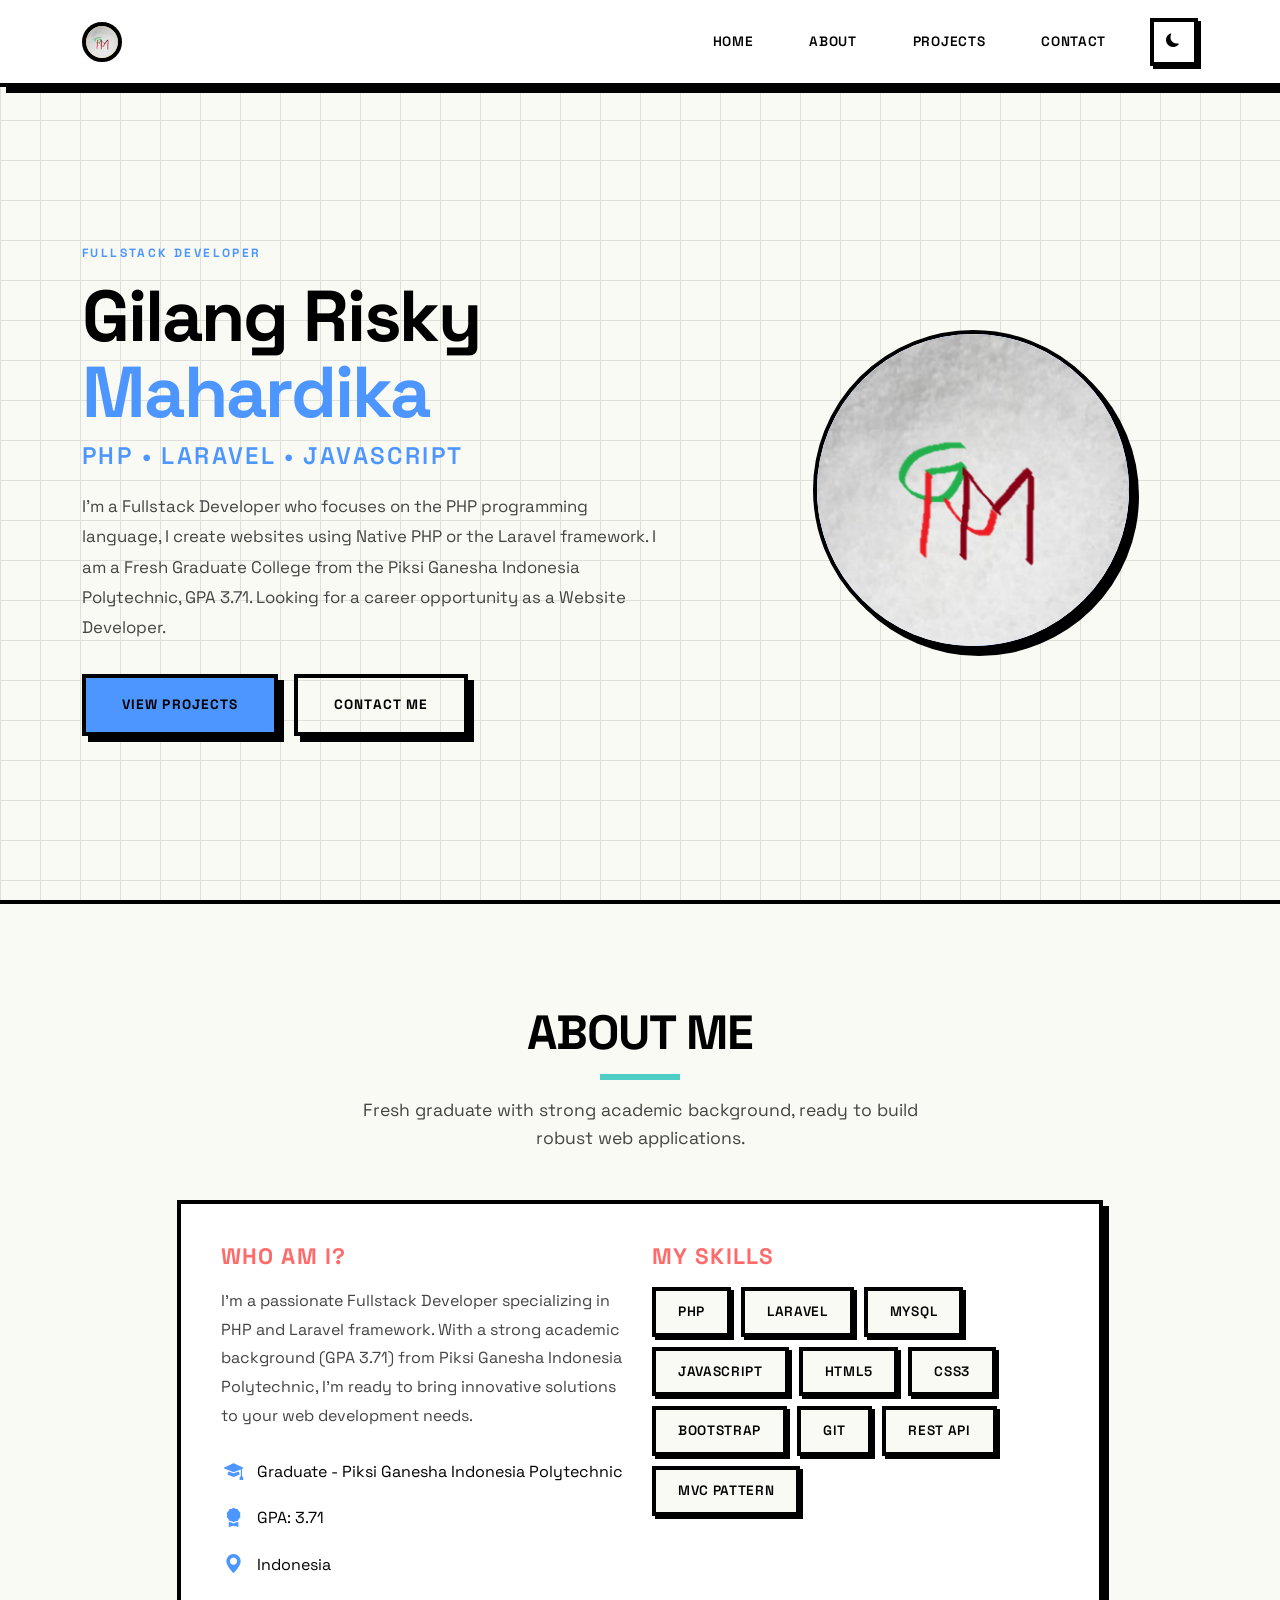
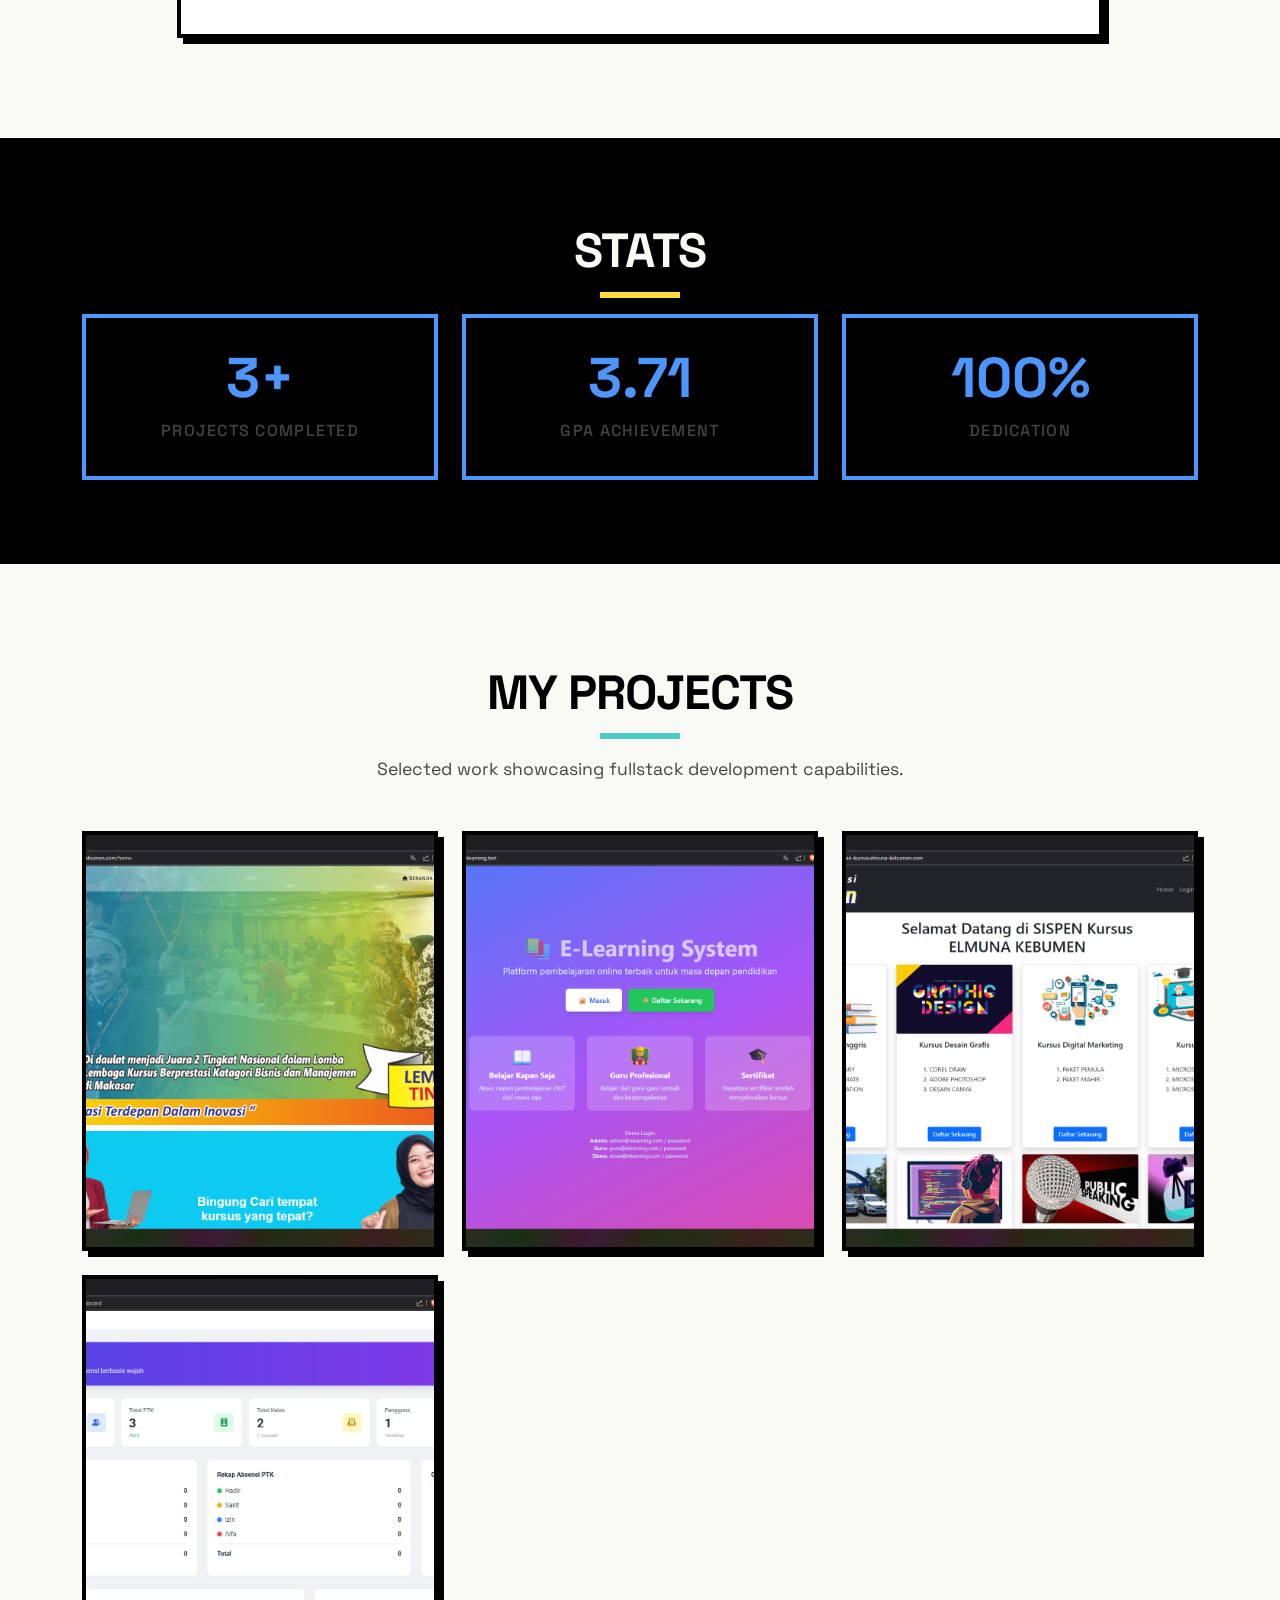
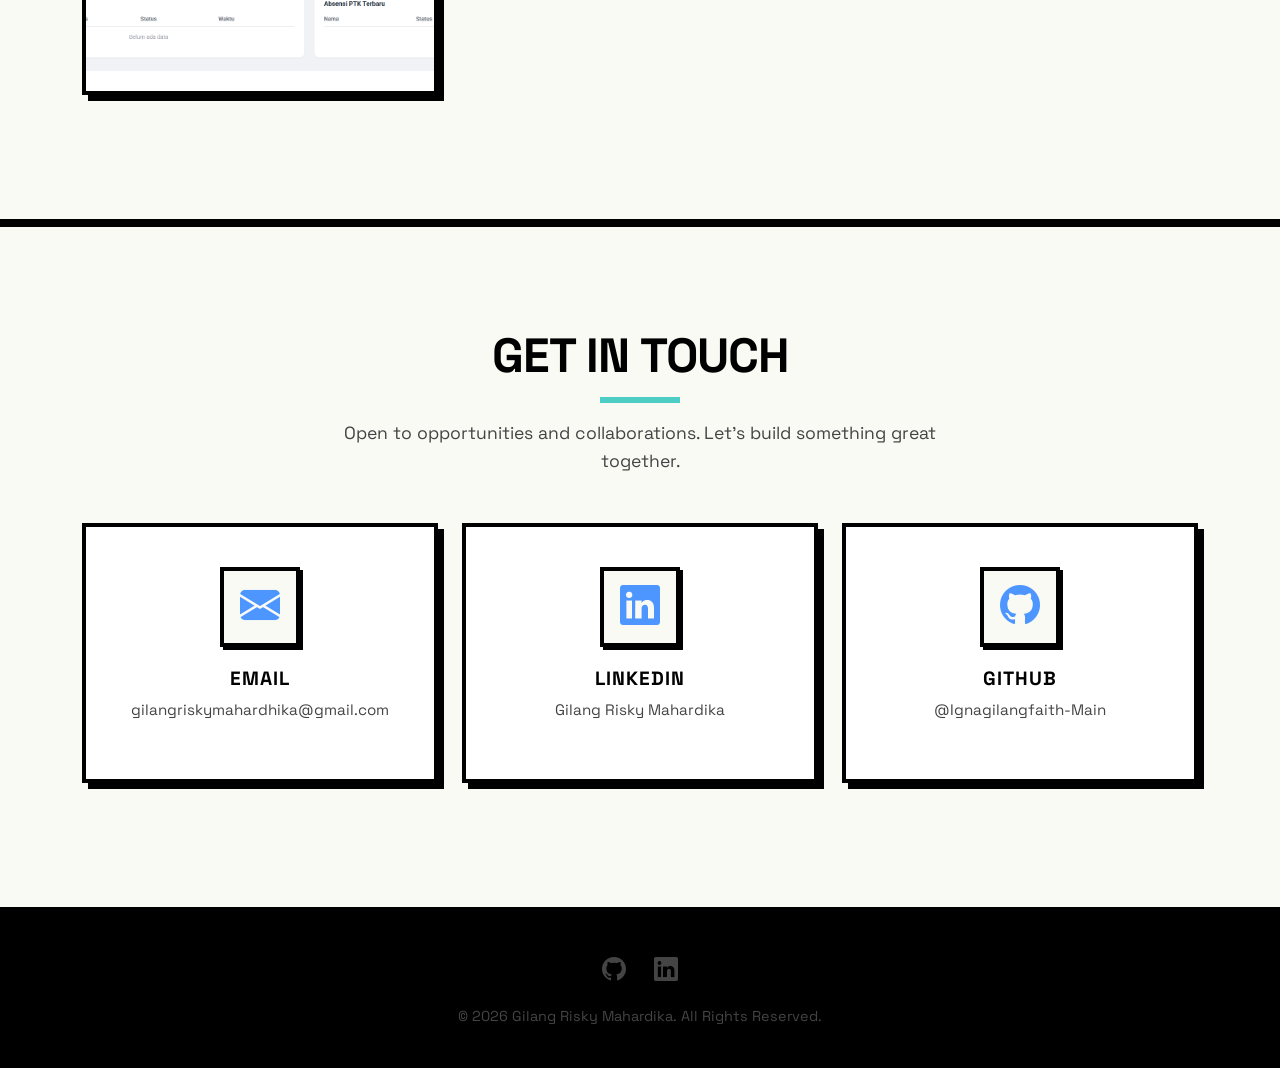
<file: index.html>
<!DOCTYPE html>
<html lang="id">

<head>
  <meta charset="UTF-8" />
  <meta name="viewport" content="width=device-width, initial-scale=1.0" />
  <title>Gilang Risky Mahardika | Fullstack Developer</title>
  <link rel="shortcut icon" href="img/logo/logo.png" type="image/x-icon" />
  <!-- Bootstrap 5.3.3 CSS -->
  <link href="https://cdn.jsdelivr.net/npm/bootstrap@5.3.3/dist/css/bootstrap.min.css" rel="stylesheet" />
  <!-- Bootstrap Icons -->
  <link rel="stylesheet" href="https://cdn.jsdelivr.net/npm/bootstrap-icons@1.11.1/font/bootstrap-icons.css" />
  <!-- Custom CSS -->
  <link rel="stylesheet" href="style.css" />
</head>

<body>
  <!-- Navbar -->
  <nav class="navbar navbar-expand-lg fixed-top">
    <div class="container">
      <!-- rubah meng "/" nek lokal -->
      <!-- <a class="navbar-brand" href="/">
        <img src="img/logo/logo.png" alt="Logo" height="40" />
      </a> -->
      <a class="navbar-brand" href="https://ignagilangfaith-main.github.io/portofolio-neubrutalism/">
        <img src="img/logo/logo.png" alt="Logo" height="40" />
      </a>
      <button class="navbar-toggler" type="button" data-bs-toggle="collapse" data-bs-target="#navbarNav">
        <span class="navbar-toggler-icon"></span>
      </button>
      <div class="collapse navbar-collapse" id="navbarNav">
        <ul class="navbar-nav ms-auto">
          <li class="nav-item">
            <a class="nav-link" href="#home">Home</a>
          </li>
          <li class="nav-item">
            <a class="nav-link" href="#about">About</a>
          </li>
          <li class="nav-item">
            <a class="nav-link" href="#projects">Projects</a>
          </li>
          <li class="nav-item">
            <a class="nav-link" href="#contact">Contact</a>
          </li>
        </ul>
        <!-- Theme Toggle -->
        <button id="theme-toggle" class="btn-brutal theme-toggle-btn" aria-label="Toggle theme">
          <i class="bi bi-moon-fill"></i>
        </button>
      </div>
    </div>
  </nav>

  <!-- Hero Section -->
  <section class="hero-section" id="home">
    <div class="container">
      <div class="row align-items-center">
        <div class="col-lg-7 hero-content">
          <p class="text-uppercase mb-3"
            style="color: var(--accent); letter-spacing: 0.2em; font-size: 0.75rem; font-weight: 700; font-family: 'Space Grotesk', sans-serif;">
            Fullstack Developer
          </p>
          <h1 class="hero-title">Gilang Risky <span>Mahardika</span></h1>
          <h2 class="hero-subtitle">PHP • Laravel • JavaScript</h2>
          <p class="hero-description">
            I'm a Fullstack Developer who focuses on the PHP programming
            language, I create websites using Native PHP or the Laravel
            framework. I am a Fresh Graduate College from the Piksi Ganesha
            Indonesia Polytechnic, GPA 3.71. Looking for a career opportunity
            as a Website Developer.
          </p>
          <div class="hero-buttons">
            <a href="#projects" class="btn-brutal btn-primary-brutal">View Projects</a>
            <a href="#contact" class="btn-brutal btn-outline-brutal">Contact Me</a>
          </div>
        </div>
        <div class="col-lg-5 text-center mt-5 mt-lg-0">
          <div class="profile-image-wrapper">
            <div class="profile-frame">
              <div class="profile-image">
                <img src="img/logo/logo.png" alt="Gilang Risky Mahardika" class="profile-logo" />
              </div>
            </div>
          </div>
        </div>
      </div>
    </div>
  </section>

  <!-- About Section -->
  <section class="about-section" id="about">
    <div class="container">
      <h2 class="section-title">About Me</h2>
      <p class="section-subtitle">Fresh graduate with strong academic background, ready to build robust web
        applications.</p>
      <div class="row justify-content-center">
        <div class="col-lg-10">
          <div class="about-card">
            <div class="row">
              <div class="col-md-6 mb-4 mb-md-0">
                <h3>Who am I?</h3>
                <p>
                  I'm a passionate Fullstack Developer specializing in PHP and
                  Laravel framework. With a strong academic background (GPA
                  3.71) from Piksi Ganesha Indonesia Polytechnic, I'm ready to
                  bring innovative solutions to your web development needs.
                </p>
                <div class="about-info mt-4">
                  <p>
                    <i class="bi bi-mortarboard-fill"></i>
                    Graduate - Piksi Ganesha Indonesia Polytechnic
                  </p>
                  <p>
                    <i class="bi bi-award-fill"></i>
                    GPA: 3.71
                  </p>
                  <p>
                    <i class="bi bi-geo-alt-fill"></i>
                    Indonesia
                  </p>
                </div>
              </div>
              <div class="col-md-6">
                <h3>My Skills</h3>
                <div class="skills-wrapper">
                  <span class="skill-badge">PHP</span>
                  <span class="skill-badge">Laravel</span>
                  <span class="skill-badge">MySQL</span>
                  <span class="skill-badge">JavaScript</span>
                  <span class="skill-badge">HTML5</span>
                  <span class="skill-badge">CSS3</span>
                  <span class="skill-badge">Bootstrap</span>
                  <span class="skill-badge">Git</span>
                  <span class="skill-badge">REST API</span>
                  <span class="skill-badge">MVC Pattern</span>
                </div>
              </div>
            </div>
          </div>
        </div>
      </div>
    </div>
  </section>

  <!-- Stats Section -->
  <section class="stats-section">
    <div class="container">
      <h2 class="section-title">Stats</h2>
      <div class="row">
        <div class="col-md-4">
          <div class="stat-item">
            <div class="stat-number">3+</div>
            <div class="stat-label">Projects Completed</div>
          </div>
        </div>
        <div class="col-md-4">
          <div class="stat-item">
            <div class="stat-number">3.71</div>
            <div class="stat-label">GPA Achievement</div>
          </div>
        </div>
        <div class="col-md-4">
          <div class="stat-item">
            <div class="stat-number">100%</div>
            <div class="stat-label">Dedication</div>
          </div>
        </div>
      </div>
    </div>
  </section>

  <!-- Projects Section -->
  <section class="projects-section" id="projects">
    <div class="container">
      <h2 class="section-title">My Projects</h2>
      <p class="section-subtitle">Selected work showcasing fullstack development capabilities.</p>
      <div class="row">
        <!-- Project 1 -->
        <div class="col-lg-4 col-md-6 mb-4">
          <div class="project-card">
            <div class="project-frame">
              <img src="img/project/blog-elmuna.png" alt="Blog Elmuna" class="project-image" />
              <div class="project-content">
                <h4 class="project-title">Blog Elmuna</h4>
                <p class="project-desc">
                  Website blog untuk berbagi informasi dan artikel
                </p>
              </div>
            </div>
          </div>
        </div>
        <!-- Project 2 -->
        <div class="col-lg-4 col-md-6 mb-4">
          <div class="project-card">
            <div class="project-frame">
              <img src="img/project/e-learning.png" alt="E-Learning" class="project-image" />
              <div class="project-content">
                <h4 class="project-title">E-Learning Platform</h4>
                <p class="project-desc">
                  Platform pembelajaran online berbasis web
                </p>
              </div>
            </div>
          </div>
        </div>
        <!-- Project 3 -->
        <div class="col-lg-4 col-md-6 mb-4">
          <div class="project-card">
            <div class="project-frame">
              <img src="img/project/sistem-pendaftaran-elmuna.png" alt="Sistem Pendaftaran Elmuna"
                class="project-image" />
              <div class="project-content">
                <h4 class="project-title">Sistem Pendaftaran Elmuna</h4>
                <p class="project-desc">
                  Sistem pendaftaran siswa baru secara online
                </p>
              </div>
            </div>
          </div>
        </div>
        <!-- Project 4 -->
        <div class="col-lg-4 col-md-6 mb-4">
          <div class="project-card">
            <div class="project-frame">
              <img src="img/project/sistem-absensi-berbasis-wajah.png" alt="Sistem Absensi Berbasis Wajah"
                class="project-image" />
              <div class="project-content">
                <h4 class="project-title">Sistem Absensi Berbasis Wajah</h4>
                <p class="project-desc">
                  Sistem absensi menggunakan pengenalan wajah
                </p>
              </div>
            </div>
          </div>
        </div>
      </div>
    </div>
  </section>

  <!-- Contact Section -->
  <section class="contact-section" id="contact">
    <div class="container">
      <h2 class="section-title">Get In Touch</h2>
      <p class="section-subtitle">Open to opportunities and collaborations. Let's build something great together.</p>
      <div class="row justify-content-center">
        <div class="col-lg-4 col-md-6 mb-4">
          <a href="mailto:gilangriskymahardhika@gmail.com" class="contact-card">
            <div class="contact-frame">
              <div class="contact-icon">
                <i class="bi bi-envelope-fill"></i>
              </div>
              <h4 class="contact-title">Email</h4>
              <p class="contact-info">gilangriskymahardhika@gmail.com</p>
            </div>
          </a>
        </div>
        <div class="col-lg-4 col-md-6 mb-4">
          <a href="https://www.linkedin.com/in/gilang-risky-mahardika" target="_blank" class="contact-card">
            <div class="contact-frame">
              <div class="contact-icon">
                <i class="bi bi-linkedin"></i>
              </div>
              <h4 class="contact-title">LinkedIn</h4>
              <p class="contact-info">Gilang Risky Mahardika</p>
            </div>
          </a>
        </div>
        <div class="col-lg-4 col-md-6 mb-4">
          <a href="https://github.com/IgnaGilangFaith-Main" target="_blank" class="contact-card">
            <div class="contact-frame">
              <div class="contact-icon">
                <i class="bi bi-github"></i>
              </div>
              <h4 class="contact-title">GitHub</h4>
              <p class="contact-info">@Ignagilangfaith-Main</p>
            </div>
          </a>
        </div>
      </div>
    </div>
  </section>

  <!-- Footer -->
  <footer class="footer">
    <div class="container">
      <div class="footer-content">
        <div class="social-links">
          <a href="https://github.com/IgnaGilangFaith-Main"><i class="bi bi-github"></i></a>
          <a href="https://www.linkedin.com/in/gilang-risky-mahardika"><i class="bi bi-linkedin"></i></a>
        </div>
        <p class="footer-text">
          &copy; 2026 Gilang Risky Mahardika. All Rights Reserved.
        </p>
      </div>
    </div>
  </footer>

  <!-- Theme Toggle Script -->
  <script>
    (function () {
      const html = document.documentElement;
      const toggleBtn = document.getElementById('theme-toggle');
      const icon = toggleBtn.querySelector('i');

      function getPreferredTheme() {
        const saved = localStorage.getItem('theme');
        if (saved) return saved;
        return window.matchMedia('(prefers-color-scheme: dark)').matches ? 'dark' : 'light';
      }

      function setTheme(theme) {
        if (theme === 'dark') {
          html.setAttribute('data-theme', 'dark');
          icon.className = 'bi bi-sun-fill';
        } else {
          html.removeAttribute('data-theme');
          icon.className = 'bi bi-moon-fill';
        }
        localStorage.setItem('theme', theme);
      }

      // Apply saved/preferred theme on load
      setTheme(getPreferredTheme());

      // Toggle on click
      toggleBtn.addEventListener('click', function () {
        const current = html.hasAttribute('data-theme') ? 'dark' : 'light';
        setTheme(current === 'dark' ? 'light' : 'dark');
      });
    })();
  </script>

  <!-- Bootstrap 5.3.3 JS -->
  <script src="https://cdn.jsdelivr.net/npm/bootstrap@5.3.3/dist/js/bootstrap.bundle.min.js"></script>
</body>

</html>
</file>
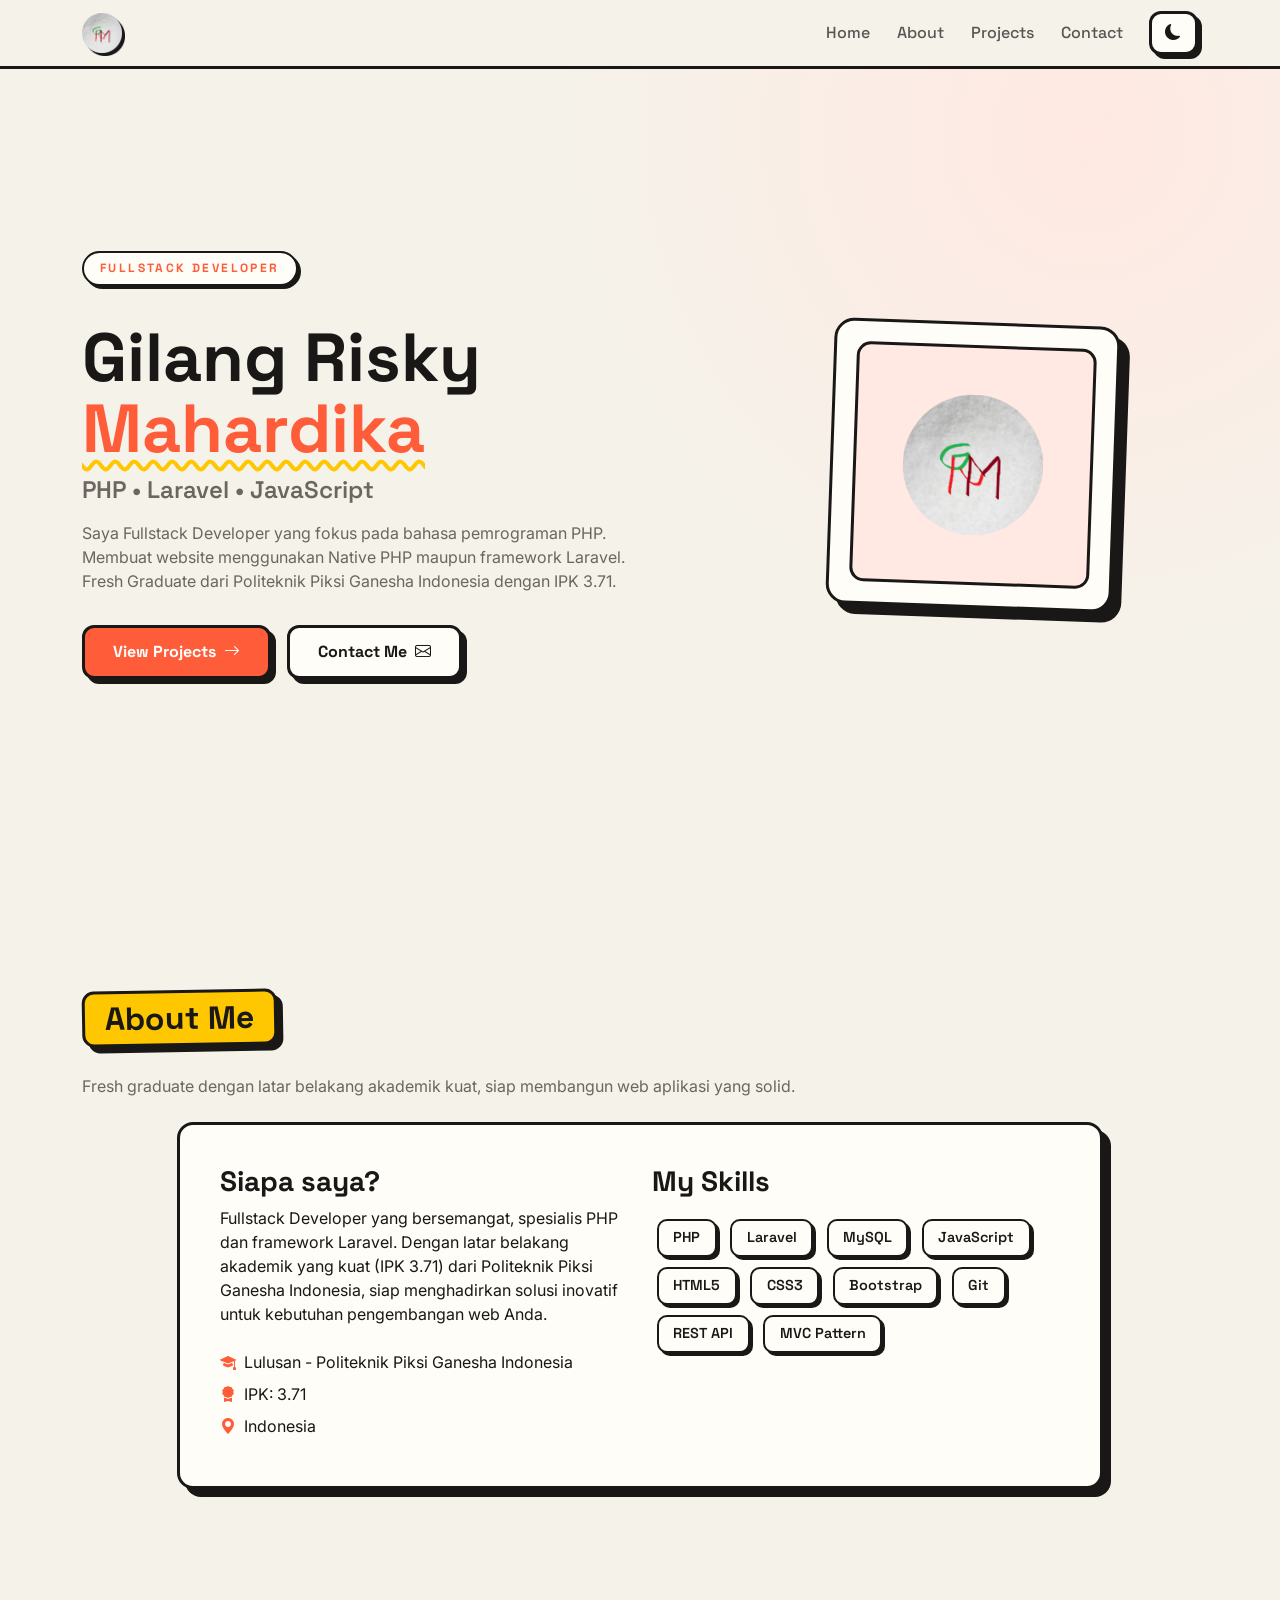
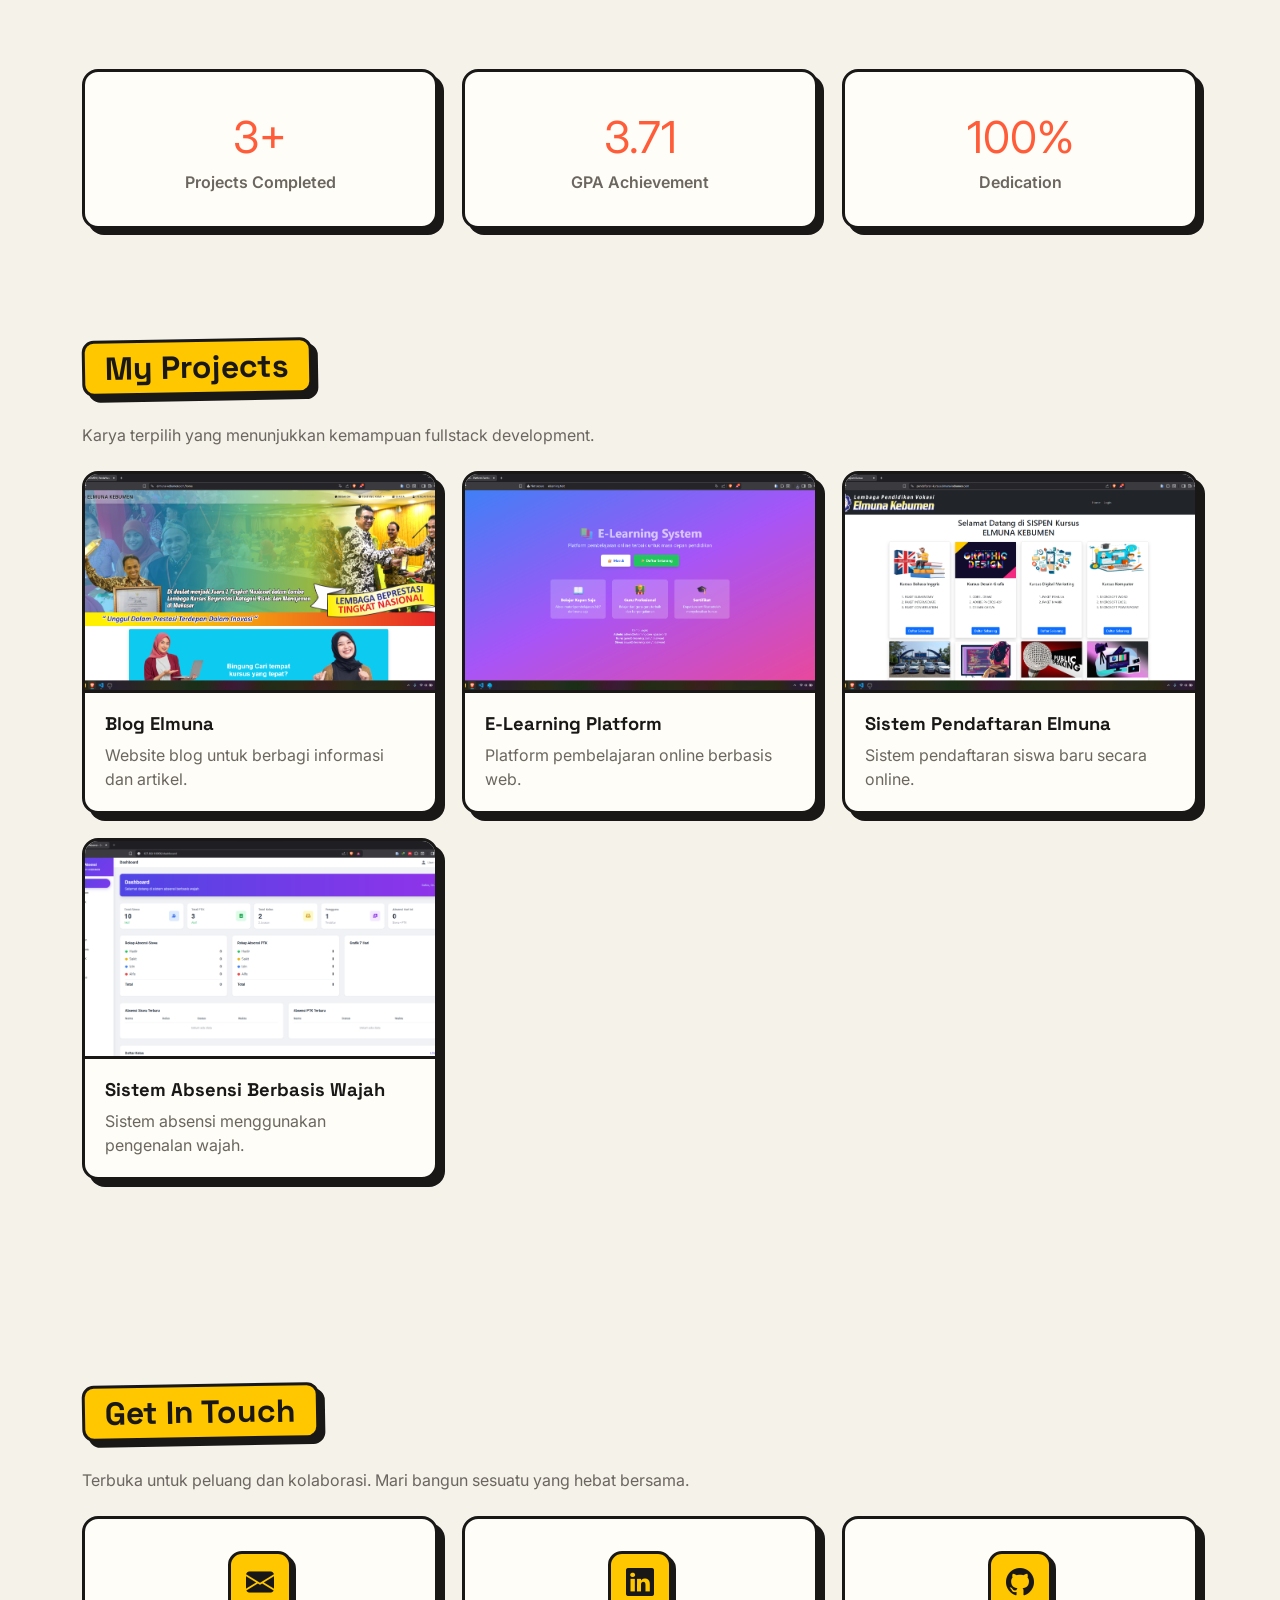
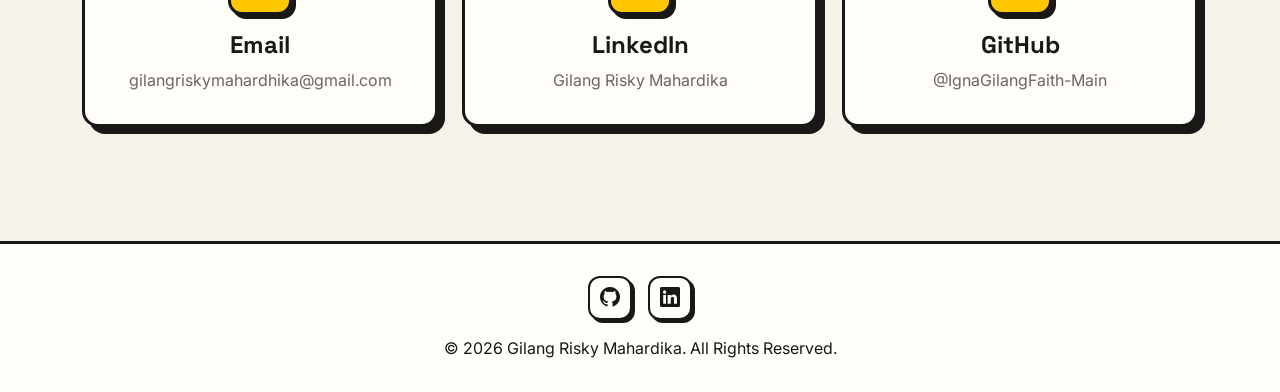
<file: index7.html>
<!DOCTYPE html>
<html lang="id">

<head>
  <meta charset="UTF-8" />
  <meta name="viewport" content="width=device-width, initial-scale=1.0" />
  <title>Gilang Risky Mahardika | Fullstack Developer</title>
  <link rel="shortcut icon" href="img/logo/logo.png" type="image/x-icon" />
  <!-- Bootstrap 5.3.3 CSS -->
  <link href="https://cdn.jsdelivr.net/npm/bootstrap@5.3.3/dist/css/bootstrap.min.css" rel="stylesheet" />
  <!-- Bootstrap Icons -->
  <link rel="stylesheet" href="https://cdn.jsdelivr.net/npm/bootstrap-icons@1.11.1/font/bootstrap-icons.css" />
  <!-- Google Fonts -->
  <link rel="preconnect" href="https://fonts.googleapis.com" />
  <link rel="preconnect" href="https://fonts.gstatic.com" crossorigin />
  <link
    href="https://fonts.googleapis.com/css2?family=Space+Grotesk:wght@400;500;600;700&family=Inter:wght@400;500;600;700&display=swap"
    rel="stylesheet" />

  <style>
    :root {
      --bg: #f5f2ea;
      --surface: #fffdf7;
      --text: #191817;
      --muted: #6b6660;
      --border: #191817;
      --accent: #ff5d3a;
      --accent-2: #ffc700;
      --accent-soft: #ffe9e2;
      --shadow-color: rgba(25, 24, 23, 1);
    }

    [data-theme="dark"] {
      --bg: #14131a;
      --surface: #1e1c26;
      --text: #f1eee6;
      --muted: #a49e96;
      --border: #f1eee6;
      --accent: #ff6b47;
      --accent-2: #ffd43b;
      --accent-soft: #33241f;
      --shadow-color: rgba(241, 238, 230, 0.9);
    }

    html {
      scroll-behavior: smooth;
    }

    body {
      font-family: 'Inter', system-ui, sans-serif;
      background: var(--bg);
      color: var(--text);
      transition: background 0.3s ease, color 0.3s ease;
    }

    ::selection {
      background: var(--accent-2);
      color: var(--text);
    }

    h1,
    h2,
    h3,
    h4 {
      font-family: 'Space Grotesk', sans-serif;
      font-weight: 700;
    }

    /* ===== Neo-brutalist primitives ===== */
    .btn-brutal {
      display: inline-flex;
      align-items: center;
      gap: 0.5rem;
      padding: 0.75rem 1.75rem;
      font-family: 'Space Grotesk', sans-serif;
      font-weight: 700;
      color: var(--text);
      background: var(--surface);
      border: 3px solid var(--border);
      border-radius: 12px;
      box-shadow: 5px 5px 0 var(--shadow-color);
      text-decoration: none;
      transition: transform 0.15s ease, box-shadow 0.15s ease, background 0.15s ease;
    }

    .btn-brutal:hover {
      transform: translate(-2px, -2px);
      box-shadow: 7px 7px 0 var(--shadow-color);
      color: var(--text);
    }

    .btn-brutal:active {
      transform: translate(3px, 3px);
      box-shadow: 2px 2px 0 var(--shadow-color);
    }

    .btn-primary-brutal {
      background: var(--accent);
      color: #fff;
    }

    .btn-primary-brutal:hover {
      color: #fff;
    }

    .btn-outline-brutal:hover {
      background: var(--accent-soft);
    }

    /* ===== Navbar ===== */
    .navbar {
      background: var(--bg);
      border-bottom: 3px solid var(--border);
    }

    .navbar-brand img {
      filter: drop-shadow(3px 3px 0 var(--shadow-color));
    }

    .nav-link {
      font-family: 'Space Grotesk', sans-serif;
      font-weight: 500;
      margin: 0 0.35rem;
      position: relative;
    }

    .nav-link::after {
      content: '';
      position: absolute;
      left: 0.35rem;
      right: 0.35rem;
      bottom: 4px;
      height: 3px;
      background: var(--accent);
      transform: scaleX(0);
      transform-origin: left;
      transition: transform 0.2s ease;
    }

    .nav-link:hover::after {
      transform: scaleX(1) rotate(-1deg);
    }

    .theme-toggle-btn {
      padding: 0.45rem 0.85rem;
      margin-left: 0.75rem;
      box-shadow: 4px 4px 0 var(--shadow-color);
    }

    /* ===== Sections ===== */
    section {
      padding: 90px 0;
    }

    .section-title {
      display: inline-block;
      background: var(--accent-2);
      border: 3px solid var(--border);
      border-radius: 12px;
      box-shadow: 6px 6px 0 var(--shadow-color);
      padding: 0.35rem 1.25rem;
      transform: rotate(-1deg);
    }

    .section-subtitle {
      color: var(--muted);
      margin-top: 1.25rem;
    }

    /* ===== Hero ===== */
    .hero-section {
      min-height: 100vh;
      display: flex;
      align-items: center;
      padding-top: 120px;
      background:
        radial-gradient(circle at 85% 15%, var(--accent-soft), transparent 40%),
        var(--bg);
      overflow: hidden;
      position: relative;
    }

    .eyebrow {
      display: inline-block;
      text-transform: uppercase;
      letter-spacing: 0.2em;
      font-size: 0.75rem;
      font-weight: 700;
      font-family: 'Space Grotesk', sans-serif;
      color: var(--accent);
      border: 2px solid var(--border);
      border-radius: 999px;
      padding: 0.4rem 1rem;
      background: var(--surface);
      box-shadow: 3px 3px 0 var(--shadow-color);
    }

    .hero-title {
      font-size: clamp(2.5rem, 6vw, 4.25rem);
      line-height: 1.05;
      margin: 1.25rem 0 0.75rem;
    }

    .hero-title span {
      color: var(--accent);
      text-decoration: underline wavy var(--accent-2) 4px;
      text-underline-offset: 8px;
    }

    .hero-subtitle {
      font-family: 'Space Grotesk', sans-serif;
      font-size: clamp(1.1rem, 2.5vw, 1.5rem);
      font-weight: 600;
      color: var(--muted);
    }

    .hero-description {
      max-width: 34rem;
      color: var(--muted);
      margin-top: 1rem;
    }

    .hero-buttons {
      display: flex;
      flex-wrap: wrap;
      gap: 1rem;
      margin-top: 2rem;
    }

    .profile-frame {
      display: inline-block;
      padding: 1.25rem;
      background: var(--surface);
      border: 3px solid var(--border);
      border-radius: 20px;
      box-shadow: 10px 10px 0 var(--shadow-color);
      transform: rotate(2deg);
      transition: transform 0.25s ease;
    }

    .profile-frame:hover {
      transform: rotate(0deg) scale(1.02);
    }

    .profile-image {
      width: 240px;
      height: 240px;
      display: grid;
      place-items: center;
      background: var(--accent-soft);
      border: 3px solid var(--border);
      border-radius: 14px;
    }

    .profile-logo {
      width: 140px;
      height: auto;
    }

    .hero-deco {
      position: absolute;
      width: 220px;
      height: 220px;
      background: var(--accent-2);
      border: 3px solid var(--border);
      border-radius: 50%;
      left: -80px;
      bottom: 10%;
      z-index: -1;
    }

    /* ===== About ===== */
    .about-card {
      background: var(--surface);
      border: 3px solid var(--border);
      border-radius: 16px;
      box-shadow: 8px 8px 0 var(--shadow-color);
      padding: 2.5rem;
    }

    .about-info p {
      margin-bottom: 0.5rem;
    }

    .about-info i {
      color: var(--accent);
      margin-right: 0.5rem;
    }

    .skill-badge {
      display: inline-block;
      font-family: 'Space Grotesk', sans-serif;
      font-weight: 600;
      font-size: 0.9rem;
      background: var(--surface);
      border: 2px solid var(--border);
      border-radius: 10px;
      box-shadow: 3px 3px 0 var(--shadow-color);
      padding: 0.4rem 0.9rem;
      margin: 0.3rem;
      transition: transform 0.15s ease;
    }

    .skill-badge:hover {
      transform: translate(-2px, -2px);
      box-shadow: 5px 5px 0 var(--shadow-color);
      background: var(--accent-2);
    }

    /* ===== Stats ===== */
    .stat-item {
      text-align: center;
      background: var(--surface);
      border: 3px solid var(--border);
      border-radius: 16px;
      box-shadow: 6px 6px 0 var(--shadow-color);
      padding: 2rem 1rem;
      margin-bottom: 1.25rem;
    }

    .stat-number {
      font-size: 2.75rem;
      color: var(--accent);
    }

    .stat-label {
      color: var(--muted);
      font-weight: 600;
    }

    /* ===== Projects ===== */
    .project-card {
      background: var(--surface);
      border: 3px solid var(--border);
      border-radius: 16px;
      box-shadow: 7px 7px 0 var(--shadow-color);
      overflow: hidden;
      height: 100%;
      transition: transform 0.2s ease, box-shadow 0.2s ease;
    }

    .project-card:hover {
      transform: translate(-3px, -3px);
      box-shadow: 10px 10px 0 var(--shadow-color);
    }

    .project-image {
      width: 100%;
      aspect-ratio: 16 / 10;
      object-fit: cover;
      border-bottom: 3px solid var(--border);
      background: var(--accent-soft);
    }

    .project-content {
      padding: 1.25rem;
    }

    .project-title {
      font-size: 1.15rem;
    }

    .project-desc {
      color: var(--muted);
      margin-bottom: 0;
    }

    /* ===== Contact ===== */
    .contact-card {
      display: block;
      text-decoration: none;
      color: var(--text);
      background: var(--surface);
      border: 3px solid var(--border);
      border-radius: 16px;
      box-shadow: 7px 7px 0 var(--shadow-color);
      padding: 2rem 1rem;
      text-align: center;
      height: 100%;
      transition: transform 0.2s ease, box-shadow 0.2s ease, background 0.2s ease;
    }

    .contact-card:hover {
      transform: translate(-3px, -3px);
      box-shadow: 10px 10px 0 var(--shadow-color);
      color: var(--text);
      background: var(--accent-soft);
    }

    .contact-icon {
      display: inline-grid;
      place-items: center;
      width: 64px;
      height: 64px;
      font-size: 1.75rem;
      color: var(--text);
      background: var(--accent-2);
      border: 3px solid var(--border);
      border-radius: 14px;
      box-shadow: 4px 4px 0 var(--shadow-color);
      margin-bottom: 1rem;
    }

    .contact-info {
      word-break: break-word;
      color: var(--muted);
      margin-bottom: 0;
    }

    /* ===== Footer ===== */
    .footer {
      border-top: 3px solid var(--border);
      background: var(--surface);
      padding: 2rem 0;
      text-align: center;
    }

    .social-links {
      display: flex;
      justify-content: center;
      gap: 1rem;
      margin-bottom: 1rem;
    }

    .social-links a {
      display: inline-grid;
      place-items: center;
      width: 44px;
      height: 44px;
      font-size: 1.25rem;
      color: var(--text);
      background: var(--surface);
      border: 2px solid var(--border);
      border-radius: 12px;
      box-shadow: 3px 3px 0 var(--shadow-color);
      transition: transform 0.15s ease, background 0.15s ease;
    }

    .social-links a:hover {
      transform: translate(-2px, -2px);
      background: var(--accent-2);
      color: var(--text);
    }
  </style>
</head>

<body>
  <!-- Navbar -->
  <nav class="navbar navbar-expand-lg fixed-top">
    <div class="container">
      <a class="navbar-brand" href="#home">
        <img src="img/logo/logo.png" alt="Logo" height="40" />
      </a>
      <button class="navbar-toggler" type="button" data-bs-toggle="collapse" data-bs-target="#navbarNav"
        aria-controls="navbarNav" aria-expanded="false" aria-label="Toggle navigation">
        <span class="navbar-toggler-icon"></span>
      </button>
      <div class="collapse navbar-collapse" id="navbarNav">
        <ul class="navbar-nav ms-auto align-items-lg-center">
          <li class="nav-item">
            <a class="nav-link" href="#home">Home</a>
          </li>
          <li class="nav-item">
            <a class="nav-link" href="#about">About</a>
          </li>
          <li class="nav-item">
            <a class="nav-link" href="#projects">Projects</a>
          </li>
          <li class="nav-item">
            <a class="nav-link" href="#contact">Contact</a>
          </li>
          <!-- Theme Toggle -->
          <button id="theme-toggle" class="btn-brutal theme-toggle-btn" aria-label="Toggle theme">
            <i class="bi bi-moon-fill"></i>
          </button>
        </ul>
      </div>
    </div>
  </nav>

  <!-- Hero Section -->
  <section class="hero-section" id="home">
    <div class="hero-deco"></div>
    <div class="container">
      <div class="row align-items-center">
        <div class="col-lg-7 hero-content">
          <p class="eyebrow">Fullstack Developer</p>
          <h1 class="hero-title">Gilang Risky <span>Mahardika</span></h1>
          <h2 class="hero-subtitle">PHP &bull; Laravel &bull; JavaScript</h2>
          <p class="hero-description">
            Saya Fullstack Developer yang fokus pada bahasa pemrograman PHP.
            Membuat website menggunakan Native PHP maupun framework Laravel.
            Fresh Graduate dari Politeknik Piksi Ganesha Indonesia dengan IPK 3.71.
          </p>
          <div class="hero-buttons">
            <a href="#projects" class="btn-brutal btn-primary-brutal">
              View Projects <i class="bi bi-arrow-right"></i>
            </a>
            <a href="#contact" class="btn-brutal btn-outline-brutal">
              Contact Me <i class="bi bi-envelope"></i>
            </a>
          </div>
        </div>
        <div class="col-lg-5 text-center mt-5 mt-lg-0">
          <div class="profile-frame">
            <div class="profile-image">
              <img src="img/logo/logo.png" alt="Gilang Risky Mahardika" class="profile-logo" />
            </div>
          </div>
        </div>
      </div>
    </div>
  </section>

  <!-- About Section -->
  <section id="about">
    <div class="container">
      <h2 class="section-title">About Me</h2>
      <p class="section-subtitle">
        Fresh graduate dengan latar belakang akademik kuat, siap membangun web aplikasi yang solid.
      </p>
      <div class="row justify-content-center mt-4">
        <div class="col-lg-10">
          <div class="about-card">
            <div class="row g-4">
              <div class="col-md-6">
                <h3>Siapa saya?</h3>
                <p>
                  Fullstack Developer yang bersemangat, spesialis PHP dan framework Laravel.
                  Dengan latar belakang akademik yang kuat (IPK 3.71) dari Politeknik Piksi
                  Ganesha Indonesia, siap menghadirkan solusi inovatif untuk kebutuhan
                  pengembangan web Anda.
                </p>
                <div class="about-info mt-4">
                  <p><i class="bi bi-mortarboard-fill"></i>Lulusan - Politeknik Piksi Ganesha Indonesia</p>
                  <p><i class="bi bi-award-fill"></i>IPK: 3.71</p>
                  <p><i class="bi bi-geo-alt-fill"></i>Indonesia</p>
                </div>
              </div>
              <div class="col-md-6">
                <h3>My Skills</h3>
                <div class="skills-wrapper mt-3">
                  <span class="skill-badge">PHP</span>
                  <span class="skill-badge">Laravel</span>
                  <span class="skill-badge">MySQL</span>
                  <span class="skill-badge">JavaScript</span>
                  <span class="skill-badge">HTML5</span>
                  <span class="skill-badge">CSS3</span>
                  <span class="skill-badge">Bootstrap</span>
                  <span class="skill-badge">Git</span>
                  <span class="skill-badge">REST API</span>
                  <span class="skill-badge">MVC Pattern</span>
                </div>
              </div>
            </div>
          </div>
        </div>
      </div>
    </div>
  </section>

  <!-- Stats Section -->
  <section class="pb-0">
    <div class="container">
      <div class="row">
        <div class="col-md-4">
          <div class="stat-item">
            <div class="stat-number">3+</div>
            <div class="stat-label">Projects Completed</div>
          </div>
        </div>
        <div class="col-md-4">
          <div class="stat-item">
            <div class="stat-number">3.71</div>
            <div class="stat-label">GPA Achievement</div>
          </div>
        </div>
        <div class="col-md-4">
          <div class="stat-item">
            <div class="stat-number">100%</div>
            <div class="stat-label">Dedication</div>
          </div>
        </div>
      </div>
    </div>
  </section>

  <!-- Projects Section -->
  <section id="projects">
    <div class="container">
      <h2 class="section-title">My Projects</h2>
      <p class="section-subtitle">Karya terpilih yang menunjukkan kemampuan fullstack development.</p>
      <div class="row mt-4">
        <!-- Project 1 -->
        <div class="col-lg-4 col-md-6 mb-4">
          <div class="project-card">
            <img src="img/project/blog-elmuna.png" alt="Blog Elmuna" class="project-image" />
            <div class="project-content">
              <h4 class="project-title">Blog Elmuna</h4>
              <p class="project-desc">Website blog untuk berbagi informasi dan artikel.</p>
            </div>
          </div>
        </div>
        <!-- Project 2 -->
        <div class="col-lg-4 col-md-6 mb-4">
          <div class="project-card">
            <img src="img/project/e-learning.png" alt="E-Learning" class="project-image" />
            <div class="project-content">
              <h4 class="project-title">E-Learning Platform</h4>
              <p class="project-desc">Platform pembelajaran online berbasis web.</p>
            </div>
          </div>
        </div>
        <!-- Project 3 -->
        <div class="col-lg-4 col-md-6 mb-4">
          <div class="project-card">
            <img src="img/project/sistem-pendaftaran-elmuna.png" alt="Sistem Pendaftaran Elmuna" class="project-image" />
            <div class="project-content">
              <h4 class="project-title">Sistem Pendaftaran Elmuna</h4>
              <p class="project-desc">Sistem pendaftaran siswa baru secara online.</p>
            </div>
          </div>
        </div>
        <!-- Project 4 -->
        <div class="col-lg-4 col-md-6 mb-4">
          <div class="project-card">
            <img src="img/project/sistem-absensi-berbasis-wajah.png" alt="Sistem Absensi Berbasis Wajah"
              class="project-image" />
            <div class="project-content">
              <h4 class="project-title">Sistem Absensi Berbasis Wajah</h4>
              <p class="project-desc">Sistem absensi menggunakan pengenalan wajah.</p>
            </div>
          </div>
        </div>
      </div>
    </div>
  </section>

  <!-- Contact Section -->
  <section id="contact">
    <div class="container">
      <h2 class="section-title">Get In Touch</h2>
      <p class="section-subtitle">Terbuka untuk peluang dan kolaborasi. Mari bangun sesuatu yang hebat bersama.</p>
      <div class="row justify-content-center mt-4">
        <div class="col-lg-4 col-md-6 mb-4">
          <a href="mailto:gilangriskymahardhika@gmail.com" class="contact-card">
            <div class="contact-icon"><i class="bi bi-envelope-fill"></i></div>
            <h4>Email</h4>
            <p class="contact-info">gilangriskymahardhika@gmail.com</p>
          </a>
        </div>
        <div class="col-lg-4 col-md-6 mb-4">
          <a href="https://www.linkedin.com/in/gilang-risky-mahardika" target="_blank" rel="noopener"
            class="contact-card">
            <div class="contact-icon"><i class="bi bi-linkedin"></i></div>
            <h4>LinkedIn</h4>
            <p class="contact-info">Gilang Risky Mahardika</p>
          </a>
        </div>
        <div class="col-lg-4 col-md-6 mb-4">
          <a href="https://github.com/IgnaGilangFaith-Main" target="_blank" rel="noopener" class="contact-card">
            <div class="contact-icon"><i class="bi bi-github"></i></div>
            <h4>GitHub</h4>
            <p class="contact-info">@IgnaGilangFaith-Main</p>
          </a>
        </div>
      </div>
    </div>
  </section>

  <!-- Footer -->
  <footer class="footer">
    <div class="container">
      <div class="social-links">
        <a href="https://github.com/IgnaGilangFaith-Main" target="_blank" rel="noopener" aria-label="GitHub">
          <i class="bi bi-github"></i>
        </a>
        <a href="https://www.linkedin.com/in/gilang-risky-mahardika" target="_blank" rel="noopener"
          aria-label="LinkedIn">
          <i class="bi bi-linkedin"></i>
        </a>
      </div>
      <p class="footer-text mb-0">
        &copy; <span id="year">2026</span> Gilang Risky Mahardika. All Rights Reserved.
      </p>
    </div>
  </footer>

  <!-- Theme Toggle Script -->
  <script>
    (function () {
      const html = document.documentElement;
      const toggleBtn = document.getElementById('theme-toggle');
      const icon = toggleBtn.querySelector('i');

      function getPreferredTheme() {
        const saved = localStorage.getItem('theme');
        if (saved) return saved;
        return window.matchMedia('(prefers-color-scheme: dark)').matches ? 'dark' : 'light';
      }

      function setTheme(theme) {
        if (theme === 'dark') {
          html.setAttribute('data-theme', 'dark');
          icon.className = 'bi bi-sun-fill';
        } else {
          html.removeAttribute('data-theme');
          icon.className = 'bi bi-moon-fill';
        }
        localStorage.setItem('theme', theme);
      }

      // Apply saved/preferred theme on load
      setTheme(getPreferredTheme());

      // Toggle on click
      toggleBtn.addEventListener('click', function () {
        const current = html.hasAttribute('data-theme') ? 'dark' : 'light';
        setTheme(current === 'dark' ? 'light' : 'dark');
      });

      // Dynamic year
      document.getElementById('year').textContent = new Date().getFullYear();
    })();
  </script>

  <!-- Bootstrap 5.3.3 JS -->
  <script src="https://cdn.jsdelivr.net/npm/bootstrap@5.3.3/dist/js/bootstrap.bundle.min.js"></script>
</body>

</html>
</file>
<file: style.css>
@import url("https://fonts.googleapis.com/css2?family=Space+Grotesk:wght@400;500;600;700&family=Poppins:wght@400;500;600;700&display=swap");

* {
  margin: 0;
  padding: 0;
  box-sizing: border-box;
}

/* ===== LIGHT THEME (default) ===== */
:root {
  --bg: #fafaf5;
  --fg: #000000;
  --accent: #4d96ff;
  --accent2: #ff6b9d;
  --accent3: #ffd93d;
  --accent4: #4ecdc4;
  --accent5: #ff6b6b;
  --card: #ffffff;
  --border: #000000;
  --muted: #444444;
  --shadow: 6px 6px 0 0 #000000;
  --shadow-sm: 3px 3px 0 0 #000000;
  --radius: 0;
  --border-w: 4px;

  /* Section-specific colors */
  --section-hero-bg: #fafaf5;
  --section-about-bg: #fafaf5;
  --section-projects-bg: #fafaf5;
  --section-contact-bg: #fafaf5;
  --section-stats-bg: #000000;
  --footer-bg: #000000;

  /* Profile image bg */
  --profile-bg: #ffffff;

  /* Toggle icon color */
  --toggle-icon: #000000;

  /* Transition */
  --theme-transition: 0.35s ease;
}

/* ===== DARK THEME ===== */
[data-theme="dark"] {
  --bg: #1a1a1a;
  --fg: #f5f5f5;
  --accent: #6c9eff;
  --accent2: #ff6b9d;
  --accent3: #ffd93d;
  --accent4: #4ecdc4;
  --accent5: #ff6b6b;
  --card: #2a2a2a;
  --border: #ffffff;
  --muted: #aaaaaa;
  --shadow: 6px 6px 0 0 #ffd93d;
  --shadow-sm: 3px 3px 0 0 #ff6b9d;

  /* Section-specific colors — dark variants */
  --section-hero-bg: #1a1a1a;
  --section-about-bg: #1a1a1a;
  --section-projects-bg: #1a1a1a;
  --section-contact-bg: #1a1a1a;
  --section-stats-bg: #000000;
  --footer-bg: #000000;

  --profile-bg: #2a2a2a;
  --toggle-icon: #ffd93d;
}

html {
  scroll-behavior: smooth;
}

body {
  font-family: "Space Grotesk", "Poppins", sans-serif;
  background: var(--bg);
  color: var(--fg);
  overflow-x: hidden;
  line-height: 1.6;
  transition:
    background-color var(--theme-transition),
    color var(--theme-transition);
}

/* ===== NAVBAR ===== */
.navbar {
  background: var(--card) !important;
  border-bottom: var(--border-w) solid var(--border);
  padding: 16px 0;
  position: fixed;
  top: 0;
  left: 0;
  right: 0;
  z-index: 1000;
  box-shadow: var(--shadow);
  transition:
    background-color var(--theme-transition),
    border-color var(--theme-transition),
    box-shadow var(--theme-transition);
}

.navbar-brand {
  font-weight: 700;
  font-size: 1.5rem;
  color: var(--fg) !important;
  font-family: "Space Grotesk", sans-serif;
  letter-spacing: -0.02em;
}

.navbar-brand img {
  border: var(--border-w) solid var(--border);
  background: var(--accent3);
  border-radius: 50%;
  transition:
    border-color var(--theme-transition),
    background-color var(--theme-transition);
}

.nav-link {
  color: var(--fg) !important;
  font-weight: 600;
  margin: 0 8px;
  padding: 8px 16px !important;
  border: var(--border-w) solid transparent;
  transition:
    all 0.15s ease,
    border-color var(--theme-transition),
    color var(--theme-transition);
  font-family: "Space Grotesk", sans-serif;
  text-transform: uppercase;
  letter-spacing: 0.05em;
  font-size: 0.85rem;
}

.nav-link:hover {
  color: var(--accent) !important;
  border-color: var(--accent);
  background: var(--bg);
  transform: translate(-2px, -2px);
  box-shadow: var(--shadow-sm);
}

.navbar-toggler {
  border: var(--border-w) solid var(--border) !important;
  padding: 6px 12px;
  transition: border-color var(--theme-transition);
}

.navbar-toggler:focus {
  box-shadow: var(--shadow-sm);
}

/* ===== THEME TOGGLE ===== */
.theme-toggle-btn {
  width: 48px;
  height: 48px;
  padding: 0 !important;
  display: inline-flex;
  align-items: center;
  justify-content: center;
  background: var(--card) !important;
  color: var(--fg) !important;
  border: var(--border-w) solid var(--border);
  box-shadow: var(--shadow-sm);
  cursor: pointer;
  transition:
    all 0.15s ease,
    background-color var(--theme-transition),
    color var(--theme-transition),
    border-color var(--theme-transition),
    box-shadow var(--theme-transition);
  font-size: 1.2rem;
  margin-left: 16px;
}

.theme-toggle-btn:hover {
  transform: translate(-3px, -3px);
  box-shadow: 6px 6px 0 0 var(--border);
}

.theme-toggle-btn i {
  transition: transform 0.3s ease;
}

.theme-toggle-btn i.bi-sun-fill {
  color: #ffde59;
}

/* ===== HERO ===== */
.hero-section {
  min-height: 100vh;
  display: flex;
  align-items: center;
  padding-top: 80px;
  position: relative;
  background: var(--section-hero-bg);
  transition: background-color var(--theme-transition);
}

.hero-section::before {
  content: "";
  position: absolute;
  top: 0;
  left: 0;
  right: 0;
  bottom: 0;
  background-image:
    linear-gradient(var(--border) 1px, transparent 1px),
    linear-gradient(90deg, var(--border) 1px, transparent 1px);
  background-size: 40px 40px;
  opacity: 0.1;
  pointer-events: none;
  z-index: 0;
  transition: opacity var(--theme-transition);
}

.hero-content {
  position: relative;
  z-index: 1;
}

.hero-title {
  font-size: clamp(2.5rem, 6vw, 4.5rem);
  font-weight: 700;
  line-height: 1.05;
  margin-bottom: 12px;
  letter-spacing: -0.03em;
  font-family: "Space Grotesk", sans-serif;
}

.hero-title span {
  color: var(--accent);
}

.hero-subtitle {
  font-size: clamp(1.1rem, 2.5vw, 1.5rem);
  color: var(--accent);
  margin-bottom: 20px;
  font-weight: 600;
  font-family: "Space Grotesk", sans-serif;
  text-transform: uppercase;
  letter-spacing: 0.1em;
  transition: color var(--theme-transition);
}

.hero-description {
  font-size: 1.05rem;
  color: var(--muted);
  line-height: 1.8;
  max-width: 580px;
  font-weight: 400;
  transition: color var(--theme-transition);
}

.hero-buttons {
  display: flex;
  gap: 16px;
  flex-wrap: wrap;
  margin-top: 32px;
}

.btn-brutal {
  padding: 16px 36px;
  border: var(--border-w) solid var(--border);
  border-radius: 0;
  font-weight: 700;
  font-family: "Space Grotesk", sans-serif;
  text-transform: uppercase;
  letter-spacing: 0.08em;
  font-size: 0.85rem;
  text-decoration: none;
  transition:
    all 0.12s ease,
    border-color var(--theme-transition),
    box-shadow var(--theme-transition);
  display: inline-flex;
  align-items: center;
  justify-content: center;
  cursor: pointer;
}

.btn-primary-brutal {
  background: var(--accent);
  color: var(--fg);
  box-shadow: var(--shadow);
  transition:
    background-color 0.12s ease,
    color 0.12s ease,
    border-color var(--theme-transition),
    box-shadow var(--theme-transition),
    transform 0.12s ease;
}

.btn-primary-brutal:hover {
  background: var(--accent5);
  color: #fff;
  transform: translate(-4px, -4px);
  box-shadow: 12px 12px 0 0 var(--border);
}

.btn-outline-brutal {
  background: transparent;
  color: var(--fg);
  box-shadow: var(--shadow);
}

.btn-outline-brutal:hover {
  background: var(--fg);
  color: var(--bg);
  transform: translate(-4px, -4px);
  box-shadow: 12px 12px 0 0 var(--accent);
}

/* Profile Image */
.profile-image-wrapper {
  position: relative;
  width: 320px;
  height: 320px;
  margin: 0 auto;
}

.profile-frame {
  width: 100%;
  height: 100%;
  border: var(--border-w) solid var(--border);
  background: var(--accent);
  position: relative;
  box-shadow: var(--shadow);
  border-radius: 50%;
  transition:
    border-color var(--theme-transition),
    background-color var(--theme-transition),
    box-shadow var(--theme-transition);
}

.profile-frame::before {
  content: "";
  position: absolute;
  inset: -12px;
  border: var(--border-w) solid var(--accent2);
  z-index: -1;
  border-radius: 50%;
  transition: border-color var(--theme-transition);
}

.profile-image {
  width: 100%;
  height: 100%;
  object-fit: cover;
  background: var(--profile-bg);
  border-radius: 50%;
  overflow: hidden;
  transition: background-color var(--theme-transition);
}

.profile-image .profile-logo {
  width: 100%;
  height: 100%;
  object-fit: cover;
}

/* ===== SECTION TITLE ===== */
.section-title {
  font-size: clamp(2rem, 4vw, 3rem);
  font-weight: 700;
  text-align: center;
  margin-bottom: 16px;
  position: relative;
  font-family: "Space Grotesk", sans-serif;
  letter-spacing: -0.02em;
  text-transform: uppercase;
  transition: color var(--theme-transition);
}

.section-title::after {
  content: "";
  display: block;
  width: 80px;
  height: 6px;
  background: var(--accent4);
  margin: 12px auto 0;
  transition: background-color var(--theme-transition);
}

.section-subtitle {
  text-align: center;
  color: var(--muted);
  font-size: 1.1rem;
  margin-bottom: 48px;
  max-width: 600px;
  margin-left: auto;
  margin-right: auto;
  transition: color var(--theme-transition);
}

/* ===== ABOUT ===== */
.about-section {
  padding: 100px 0;
  background: var(--section-about-bg);
  border-top: var(--border-w) solid var(--border);
  border-bottom: var(--border-w) solid var(--border);
  transition:
    background-color var(--theme-transition),
    border-color var(--theme-transition);
}

.about-card {
  background: var(--card);
  border: var(--border-w) solid var(--border);
  padding: 40px;
  box-shadow: var(--shadow);
  transition:
    transform 0.15s ease,
    box-shadow 0.15s ease,
    background-color var(--theme-transition),
    border-color var(--theme-transition),
    box-shadow var(--theme-transition);
}

.about-card:hover {
  transform: translate(-4px, -4px);
  box-shadow: 12px 12px 0 0 var(--border);
}

.about-card h3 {
  font-size: 1.4rem;
  font-weight: 700;
  margin-bottom: 16px;
  color: var(--accent5);
  font-family: "Space Grotesk", sans-serif;
  text-transform: uppercase;
  letter-spacing: 0.05em;
  transition: color var(--theme-transition);
}

.about-card p {
  color: var(--muted);
  line-height: 1.8;
  margin-bottom: 24px;
  transition: color var(--theme-transition);
}

.about-info p {
  display: flex;
  align-items: center;
  gap: 12px;
  margin-bottom: 12px;
  font-size: 1rem;
  color: var(--fg);
  transition: color var(--theme-transition);
}

.about-info i {
  color: var(--accent);
  font-size: 1.2rem;
  width: 24px;
  text-align: center;
  transition: color var(--theme-transition);
}

.skills-wrapper {
  display: flex;
  flex-wrap: wrap;
  gap: 10px;
}

.skill-badge {
  background: var(--bg);
  border: var(--border-w) solid var(--border);
  color: var(--fg);
  padding: 10px 22px;
  font-weight: 600;
  font-size: 0.85rem;
  font-family: "Space Grotesk", sans-serif;
  text-transform: uppercase;
  letter-spacing: 0.05em;
  transition:
    all 0.12s ease,
    background-color var(--theme-transition),
    color var(--theme-transition),
    border-color var(--theme-transition),
    box-shadow var(--theme-transition);
  box-shadow: var(--shadow-sm);
}

.skill-badge:nth-child(odd):hover {
  background: var(--accent3);
  color: var(--fg);
  border-color: var(--accent3);
  transform: translate(-3px, -3px);
  box-shadow: 6px 6px 0 0 var(--border);
}

.skill-badge:nth-child(even):hover {
  background: var(--accent4);
  color: var(--fg);
  border-color: var(--accent4);
  transform: translate(-3px, -3px);
  box-shadow: 6px 6px 0 0 var(--border);
}

/* ===== STATS ===== */
.stats-section {
  padding: 80px 0;
  background: var(--section-stats-bg);
  color: var(--bg);
  transition: background-color var(--theme-transition);
}

.stats-section .section-title {
  color: var(--bg);
}

.stats-section .section-title::after {
  background: var(--accent3);
  transition: background-color var(--theme-transition);
}

.stat-item {
  text-align: center;
  padding: 32px 20px;
  border: var(--border-w) solid var(--accent);
  background: transparent;
  transition:
    all 0.15s ease,
    border-color var(--theme-transition);
}

.stat-item:nth-child(1):hover {
  background: var(--accent3);
  transform: translate(-4px, -4px);
  box-shadow: var(--shadow);
}

.stat-item:nth-child(2):hover {
  background: var(--accent4);
  transform: translate(-4px, -4px);
  box-shadow: var(--shadow);
}

.stat-item:nth-child(3):hover {
  background: var(--accent5);
  transform: translate(-4px, -4px);
  box-shadow: var(--shadow);
}

.stat-number {
  font-size: clamp(2.5rem, 5vw, 3.5rem);
  font-weight: 700;
  font-family: "Space Grotesk", sans-serif;
  color: var(--accent);
  line-height: 1;
  transition: color var(--theme-transition);
}

.stat-label {
  font-size: 1rem;
  color: var(--muted);
  margin-top: 12px;
  font-weight: 500;
  text-transform: uppercase;
  letter-spacing: 0.08em;
  transition: color var(--theme-transition);
}

/* ===== PROJECTS ===== */
.projects-section {
  padding: 100px 0;
  background: var(--section-projects-bg);
  border-top: var(--border-w) solid var(--border);
  border-bottom: var(--border-w) solid var(--border);
  transition:
    background-color var(--theme-transition),
    border-color var(--theme-transition);
}

.project-card {
  display: block;
  text-decoration: none;
  color: inherit;
  height: 100%;
}

.project-frame {
  border: var(--border-w) solid var(--border);
  background: var(--card);
  box-shadow: var(--shadow);
  overflow: hidden;
  position: relative;
  transition:
    all 0.15s ease,
    background-color var(--theme-transition),
    border-color var(--theme-transition),
    box-shadow var(--theme-transition);
  height: 420px;
}

.project-card:hover .project-frame {
  transform: translate(-6px, -6px);
  box-shadow: 16px 16px 0 0 var(--accent);
  border-color: var(--accent);
}

.project-image {
  width: 100%;
  height: 100%;
  object-fit: cover;
  background: var(--bg);
  transition:
    background-color var(--theme-transition),
    transform 0.4s ease;
  display: block;
}

.project-card:hover .project-image {
  transform: scale(1.05);
}

.project-content {
  position: absolute;
  inset: 0;
  background: var(--accent);
  color: #fff;
  display: flex;
  flex-direction: column;
  justify-content: center;
  align-items: center;
  padding: 32px 24px;
  text-align: center;
  opacity: 0;
  transition: opacity 0.3s ease;
}

.project-card:hover .project-content {
  opacity: 1;
}

.project-title {
  font-size: 1.3rem;
  font-weight: 700;
  margin-bottom: 12px;
  font-family: "Space Grotesk", sans-serif;
  color: #fff;
}

.project-desc {
  color: #ccc;
  font-size: 0.95rem;
  line-height: 1.6;
  max-width: 280px;
}

/* ===== CONTACT ===== */
.contact-section {
  padding: 100px 0;
  background: var(--section-contact-bg);
  border-top: var(--border-w) solid var(--border);
  transition:
    background-color var(--theme-transition),
    border-color var(--theme-transition);
}

.contact-card {
  display: block;
  text-decoration: none;
  color: inherit;
  height: 100%;
}

.contact-frame {
  background: var(--card);
  border: var(--border-w) solid var(--border);
  padding: 40px 32px;
  text-align: center;
  box-shadow: var(--shadow);
  height: 100%;
  transition:
    all 0.15s ease,
    background-color var(--theme-transition),
    border-color var(--theme-transition),
    box-shadow var(--theme-transition);
}

.contact-card:hover .contact-frame {
  transform: translate(-4px, -4px);
  box-shadow: 12px 12px 0 0 var(--accent);
  border-color: var(--accent);
}

.contact-icon {
  font-size: 2.5rem;
  color: var(--accent);
  margin-bottom: 20px;
  display: inline-block;
  background: var(--bg);
  border: var(--border-w) solid var(--border);
  width: 80px;
  height: 80px;
  line-height: 72px;
  box-shadow: var(--shadow-sm);
  transition:
    color var(--theme-transition),
    background-color var(--theme-transition),
    border-color var(--theme-transition),
    box-shadow var(--theme-transition);
}

.contact-title {
  font-size: 1.2rem;
  font-weight: 700;
  margin-bottom: 8px;
  font-family: "Space Grotesk", sans-serif;
  text-transform: uppercase;
  letter-spacing: 0.05em;
  color: var(--fg);
  transition: color var(--theme-transition);
}

.contact-info {
  color: var(--muted);
  font-size: 0.95rem;
  word-break: break-all;
  transition: color var(--theme-transition);
}

/* ===== FOOTER ===== */
.footer {
  background: var(--footer-bg);
  color: var(--bg);
  padding: 40px 0;
  border-top: var(--border-w) solid var(--border);
  transition:
    background-color var(--theme-transition),
    border-color var(--theme-transition);
}

.footer-content {
  display: flex;
  flex-direction: column;
  justify-content: center;
  align-items: center;
  gap: 16px;
  text-align: center;
}

.social-links a {
  color: var(--muted);
  font-size: 1.5rem;
  margin: 0 12px;
  transition:
    all 0.12s ease,
    color var(--theme-transition);
  display: inline-block;
}

.social-links a:hover {
  color: var(--accent);
  transform: translateY(-3px);
}

.footer-text {
  color: var(--muted);
  margin: 0;
  font-size: 0.9rem;
  font-weight: 400;
  transition: color var(--theme-transition);
}

/* ===== RESPONSIVE ===== */
@media (max-width: 991px) {
  .hero-section {
    padding-top: 100px;
    padding-bottom: 60px;
    text-align: center;
  }

  .hero-buttons {
    justify-content: center;
  }

  .hero-description {
    margin-left: auto;
    margin-right: auto;
  }

  .profile-image-wrapper {
    margin-top: 40px;
  }

  .navbar-nav {
    text-align: center;
    padding: 20px 0;
  }

  .nav-link {
    margin: 8px 0;
    display: inline-block;
  }

  .theme-toggle-btn {
    margin: 8px auto 0;
  }
}

@media (max-width: 768px) {
  :root {
    --border-w: 3px;
    --shadow: 6px 6px 0 0 var(--border);
    --shadow-sm: 3px 3px 0 0 var(--border);
  }

  .hero-title {
    font-size: 2.5rem;
  }

  .hero-subtitle {
    font-size: 1rem;
  }

  .hero-description {
    font-size: 1rem;
  }

  .profile-image-wrapper {
    width: 240px;
    height: 240px;
  }

  .about-card {
    padding: 24px;
  }

  .contact-frame {
    padding: 32px 24px;
  }

  .footer-content {
    flex-direction: column;
    text-align: center;
  }

  .section-title {
    font-size: 1.8rem;
  }
}

@media (max-width: 576px) {
  :root {
    --border-w: 2px;
    --shadow: 4px 4px 0 0 var(--border);
    --shadow-sm: 2px 2px 0 0 var(--border);
  }

  .hero-title {
    font-size: 2rem;
  }

  .hero-subtitle {
    font-size: 0.9rem;
  }

  .hero-buttons {
    flex-direction: column;
    align-items: center;
  }

  .btn-brutal {
    width: 100%;
    max-width: 280px;
  }

  .profile-image-wrapper {
    width: 180px;
    height: 180px;
  }

  .stat-number {
    font-size: 2rem;
  }

  .contact-icon {
    width: 60px;
    height: 60px;
    line-height: 52px;
    font-size: 1.5rem;
  }

  .container {
    padding-left: 16px;
    padding-right: 16px;
  }
}
</file>
